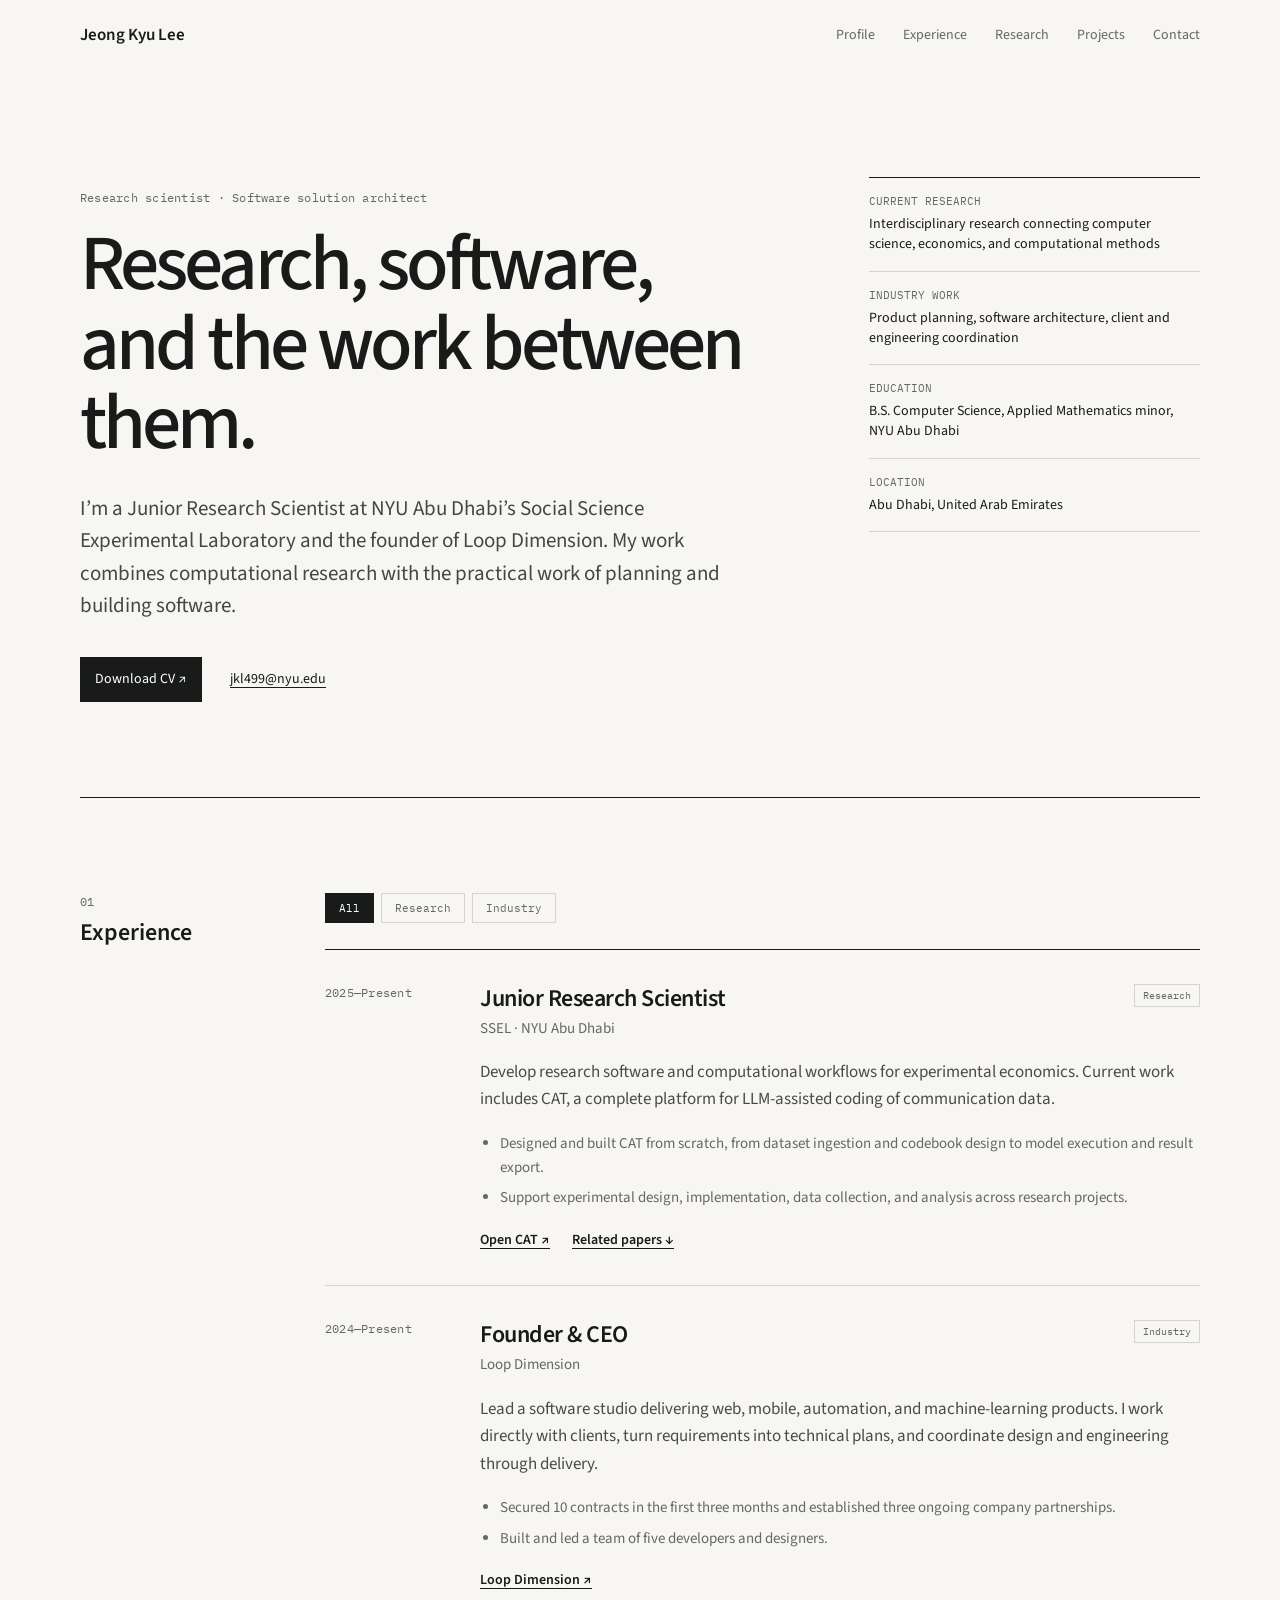
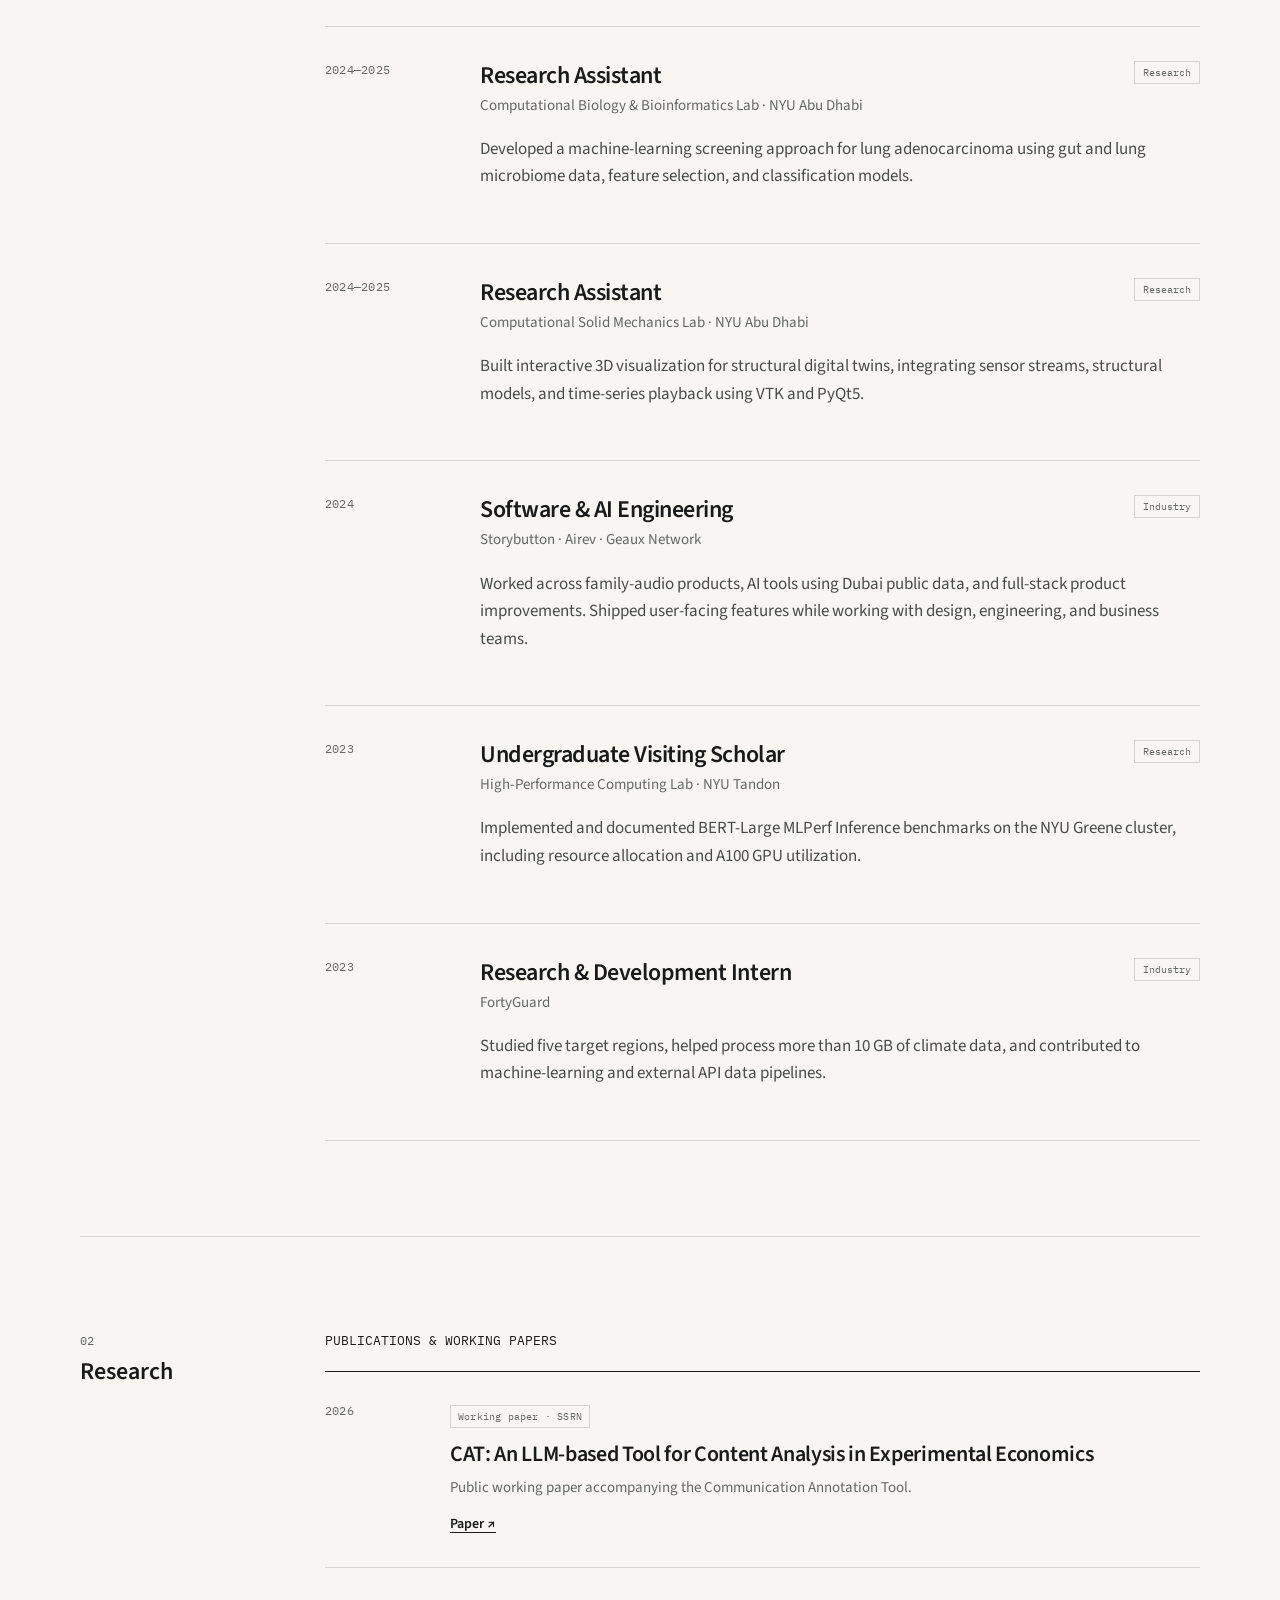
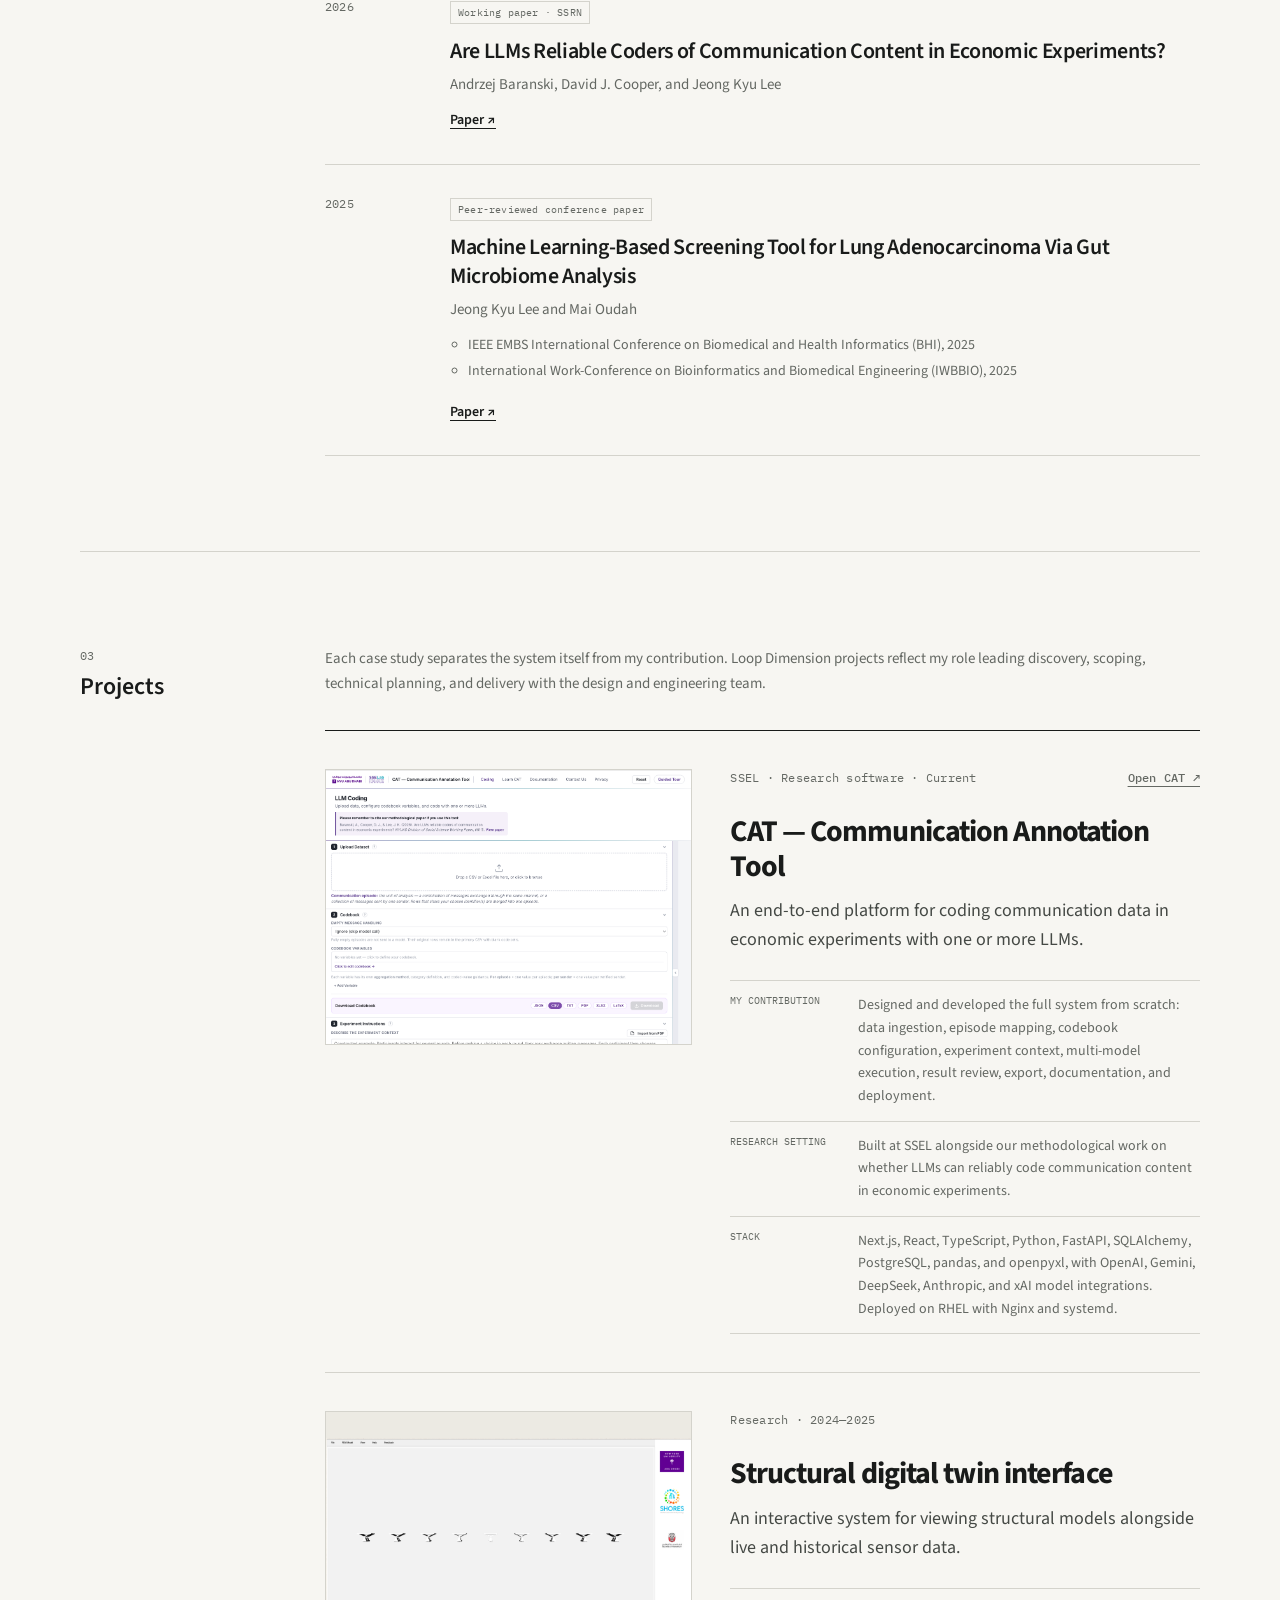
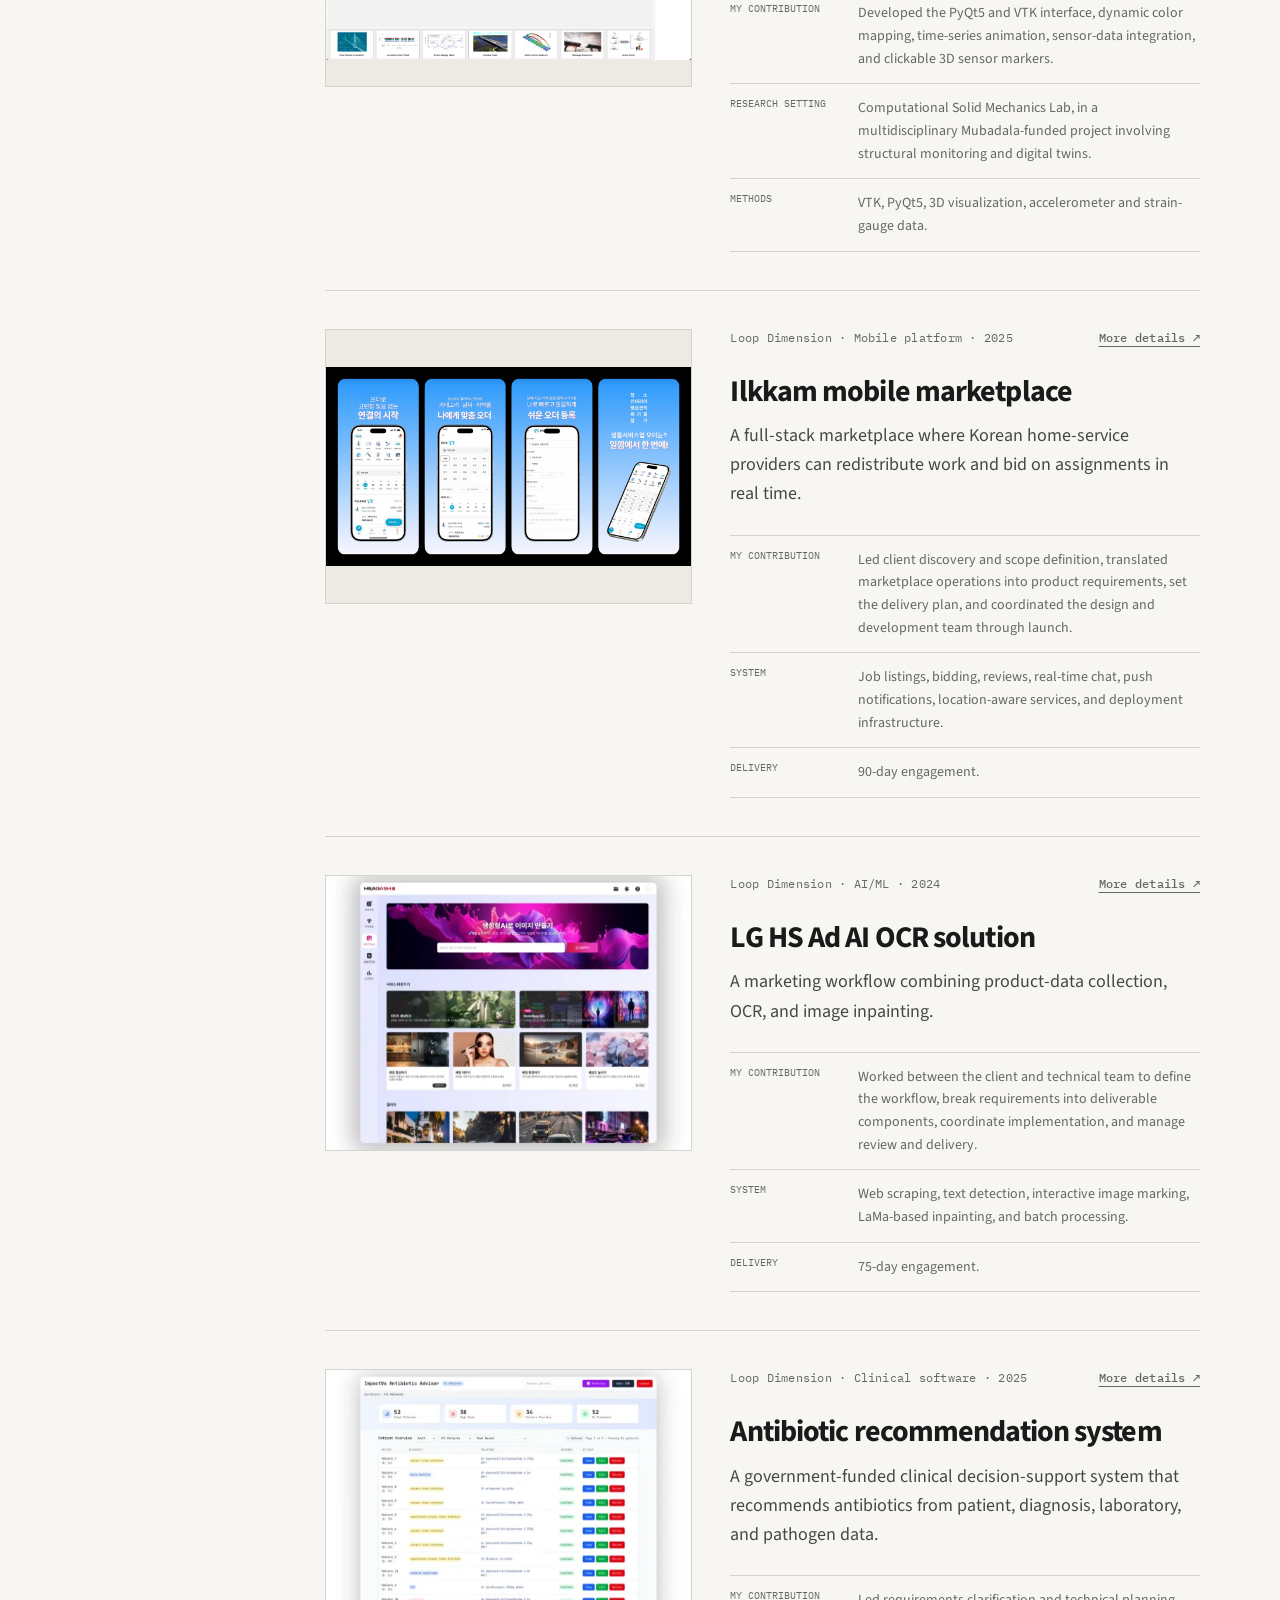
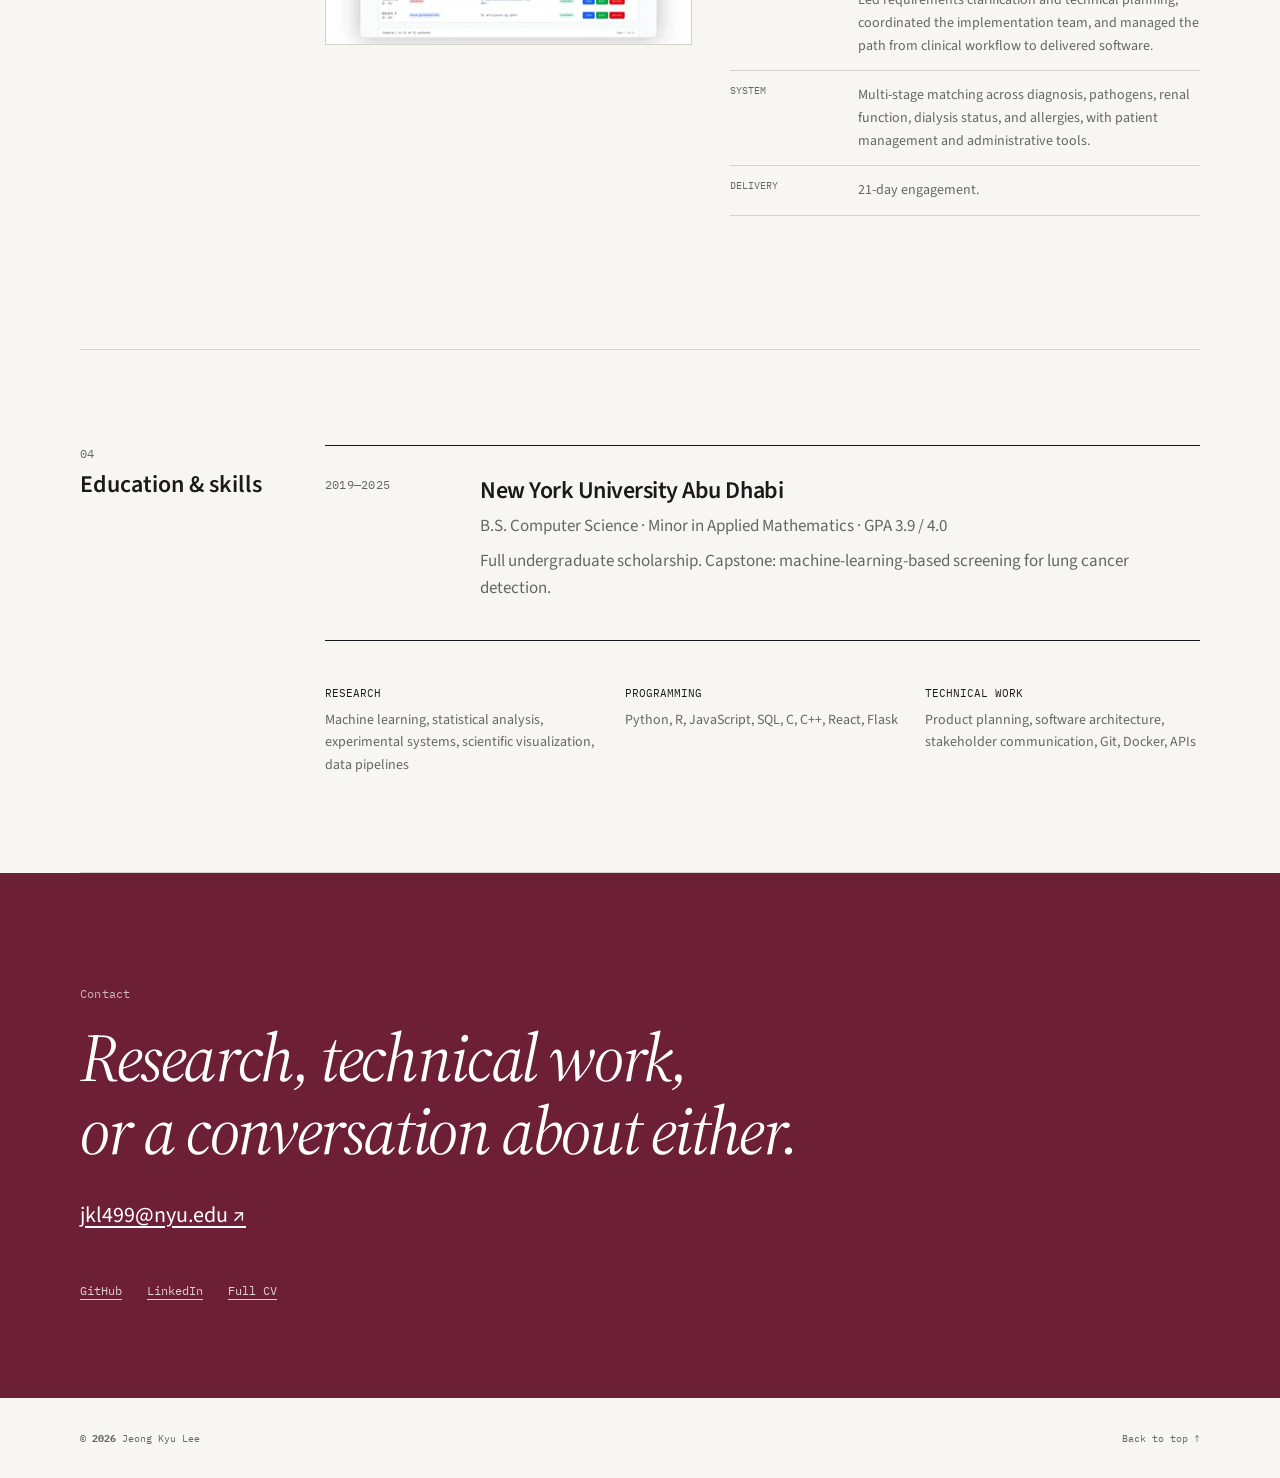
<file: index.html>
<!doctype html>
<html lang="en">
  <head>
    <meta charset="utf-8" />
    <meta name="viewport" content="width=device-width, initial-scale=1" />
    <meta
      name="description"
      content="Jeong Kyu Lee — Junior Research Scientist at SSEL and founder of Loop Dimension."
    />
    <title>Jeong Kyu Lee — Research & Industry</title>
    <link rel="stylesheet" href="style.css" />
    <script defer src="script.js"></script>
  </head>
  <body>
    <a class="skip" href="#content">Skip to content</a>
    <header class="site-header" data-header>
      <a class="name" href="#content">Jeong Kyu Lee</a>
      <button
        class="menu-button"
        data-menu
        aria-expanded="false"
        aria-label="Open navigation"
      >
        Menu
      </button>
      <nav data-nav>
        <a href="#profile">Profile</a><a href="#experience">Experience</a
        ><a href="#research">Research</a><a href="#selected-work">Projects</a
        ><a href="#contact">Contact</a>
      </nav>
    </header>

    <main id="content">
      <section class="intro wrap" id="profile">
        <div class="intro-main">
          <p class="kicker">Research scientist · Software solution architect</p>
          <h1>Research, software, and the work between them.</h1>
          <p class="summary">
            I’m a Junior Research Scientist at NYU Abu Dhabi’s Social Science
            Experimental Laboratory and the founder of Loop Dimension. My work
            combines computational research with the practical work of planning
            and building software.
          </p>
          <div class="intro-links">
            <a class="primary-link" href="Jeong Kyu CV.pdf" target="_blank"
              >Download CV ↗</a
            ><a href="mailto:jkl499@nyu.edu">jkl499@nyu.edu</a>
          </div>
        </div>
        <dl class="quick-facts">
          <div>
            <dt>Current research</dt>
            <dd>
              Interdisciplinary research connecting computer science, economics,
              and computational methods
            </dd>
          </div>
          <div>
            <dt>Industry work</dt>
            <dd>
              Product planning, software architecture, client and engineering
              coordination
            </dd>
          </div>
          <div>
            <dt>Education</dt>
            <dd>
              B.S. Computer Science, Applied Mathematics minor, NYU Abu Dhabi
            </dd>
          </div>
          <div>
            <dt>Location</dt>
            <dd>Abu Dhabi, United Arab Emirates</dd>
          </div>
        </dl>
      </section>

      <section class="cv-section wrap" id="experience">
        <div class="section-title">
          <p>01</p>
          <h2>Experience</h2>
        </div>
        <div class="section-content">
          <div class="filters" aria-label="Filter experience">
            <button class="active" data-filter="all">All</button
            ><button data-filter="research">Research</button
            ><button data-filter="industry">Industry</button>
          </div>
          <div class="timeline">
            <article class="entry" data-type="research">
              <div class="date">2025—Present</div>
              <div class="entry-body">
                <div class="entry-heading">
                  <div>
                    <h3>Junior Research Scientist</h3>
                    <p>SSEL · NYU Abu Dhabi</p>
                  </div>
                  <span>Research</span>
                </div>
                <p>
                  Develop research software and computational workflows for
                  experimental economics. Current work includes CAT, a complete
                  platform for LLM-assisted coding of communication data.
                </p>
                <ul>
                  <li>
                    Designed and built CAT from scratch, from dataset ingestion
                    and codebook design to model execution and result export.
                  </li>
                  <li>
                    Support experimental design, implementation, data
                    collection, and analysis across research projects.
                  </li>
                </ul>
                <div class="entry-links">
                  <a
                    href="https://ssel.chatkit.nyuad.nyu.edu/"
                    target="_blank"
                    rel="noopener"
                    >Open CAT ↗</a
                  ><a href="#publications">Related papers ↓</a>
                </div>
              </div>
            </article>
            <article class="entry" data-type="industry">
              <div class="date">2024—Present</div>
              <div class="entry-body">
                <div class="entry-heading">
                  <div>
                    <h3>Founder & CEO</h3>
                    <p>Loop Dimension</p>
                  </div>
                  <span>Industry</span>
                </div>
                <p>
                  Lead a software studio delivering web, mobile, automation, and
                  machine-learning products. I work directly with clients, turn
                  requirements into technical plans, and coordinate design and
                  engineering through delivery.
                </p>
                <ul>
                  <li>
                    Secured 10 contracts in the first three months and
                    established three ongoing company partnerships.
                  </li>
                  <li>
                    Built and led a team of five developers and designers.
                  </li>
                </ul>
                <div class="entry-links">
                  <a
                    href="https://www.loopdimension.com/"
                    target="_blank"
                    rel="noopener"
                    >Loop Dimension ↗</a
                  >
                </div>
              </div>
            </article>
            <article class="entry" data-type="research">
              <div class="date">2024—2025</div>
              <div class="entry-body">
                <div class="entry-heading">
                  <div>
                    <h3>Research Assistant</h3>
                    <p>
                      Computational Biology & Bioinformatics Lab · NYU Abu Dhabi
                    </p>
                  </div>
                  <span>Research</span>
                </div>
                <p>
                  Developed a machine-learning screening approach for lung
                  adenocarcinoma using gut and lung microbiome data, feature
                  selection, and classification models.
                </p>
              </div>
            </article>
            <article class="entry" data-type="research">
              <div class="date">2024—2025</div>
              <div class="entry-body">
                <div class="entry-heading">
                  <div>
                    <h3>Research Assistant</h3>
                    <p>Computational Solid Mechanics Lab · NYU Abu Dhabi</p>
                  </div>
                  <span>Research</span>
                </div>
                <p>
                  Built interactive 3D visualization for structural digital
                  twins, integrating sensor streams, structural models, and
                  time-series playback using VTK and PyQt5.
                </p>
              </div>
            </article>
            <article class="entry" data-type="industry">
              <div class="date">2024</div>
              <div class="entry-body">
                <div class="entry-heading">
                  <div>
                    <h3>Software & AI Engineering</h3>
                    <p>Storybutton · Airev · Geaux Network</p>
                  </div>
                  <span>Industry</span>
                </div>
                <p>
                  Worked across family-audio products, AI tools using Dubai
                  public data, and full-stack product improvements. Shipped
                  user-facing features while working with design, engineering,
                  and business teams.
                </p>
              </div>
            </article>
            <article class="entry" data-type="research">
              <div class="date">2023</div>
              <div class="entry-body">
                <div class="entry-heading">
                  <div>
                    <h3>Undergraduate Visiting Scholar</h3>
                    <p>High-Performance Computing Lab · NYU Tandon</p>
                  </div>
                  <span>Research</span>
                </div>
                <p>
                  Implemented and documented BERT-Large MLPerf Inference
                  benchmarks on the NYU Greene cluster, including resource
                  allocation and A100 GPU utilization.
                </p>
              </div>
            </article>
            <article class="entry" data-type="industry">
              <div class="date">2023</div>
              <div class="entry-body">
                <div class="entry-heading">
                  <div>
                    <h3>Research & Development Intern</h3>
                    <p>FortyGuard</p>
                  </div>
                  <span>Industry</span>
                </div>
                <p>
                  Studied five target regions, helped process more than 10 GB of
                  climate data, and contributed to machine-learning and external
                  API data pipelines.
                </p>
              </div>
            </article>
          </div>
        </div>
      </section>

      <section class="cv-section wrap" id="research">
        <div class="section-title">
          <p>02</p>
          <h2>Research</h2>
        </div>
        <div class="section-content" id="publications">
          <h3 class="subhead">Publications & working papers</h3>
          <ol class="publication-list">
            <li>
              <div class="pub-year">2026</div>
              <div>
                <span class="status">Working paper · SSRN</span>
                <h3>
                  CAT: An LLM-based Tool for Content Analysis in Experimental
                  Economics
                </h3>
                <p>
                  Public working paper accompanying the Communication Annotation
                  Tool.
                </p>
                <a
                  href="https://papers.ssrn.com/sol3/papers.cfm?abstract_id=7370379"
                  target="_blank"
                  rel="noopener"
                  >Paper ↗</a
                >
              </div>
            </li>
            <li>
              <div class="pub-year">2026</div>
              <div>
                <span class="status">Working paper · SSRN</span>
                <h3>
                  Are LLMs Reliable Coders of Communication Content in Economic
                  Experiments?
                </h3>
                <p>Andrzej Baranski, David J. Cooper, and Jeong Kyu Lee</p>
                <a
                  href="https://papers.ssrn.com/sol3/papers.cfm?abstract_id=7129638"
                  target="_blank"
                  rel="noopener"
                  >Paper ↗</a
                >
              </div>
            </li>
            <li>
              <div class="pub-year">2025</div>
              <div>
                <span class="status">Peer-reviewed conference paper</span>
                <h3>
                  Machine Learning-Based Screening Tool for Lung Adenocarcinoma
                  Via Gut Microbiome Analysis
                </h3>
                <p>Jeong Kyu Lee and Mai Oudah</p>
                <ul class="publication-venues">
                  <li>
                    IEEE EMBS International Conference on Biomedical and Health
                    Informatics (BHI), 2025
                  </li>
                  <li>
                    International Work-Conference on Bioinformatics and
                    Biomedical Engineering (IWBBIO), 2025
                  </li>
                </ul>
                <a
                  href="https://openreview.net/pdf?id=oYdS3Ti7IR"
                  target="_blank"
                  rel="noopener"
                  >Paper ↗</a
                >
              </div>
            </li>
          </ol>
        </div>
      </section>

      <section class="cv-section wrap" id="selected-work">
        <div class="section-title">
          <p>03</p>
          <h2>Projects</h2>
        </div>
        <div class="section-content case-list">
          <p class="projects-note">
            Each case study separates the system itself from my contribution.
            Loop Dimension projects reflect my role leading discovery, scoping,
            technical planning, and delivery with the design and engineering
            team.
          </p>

          <article class="case-study">
            <img
              class="case-visual cat-visual"
              src="images/projects/cat-interface.png"
              alt="CAT Communication Annotation Tool coding interface after analytics consent"
              loading="lazy"
            />
            <div class="case-copy">
              <div class="project-top">
                <span>SSEL · Research software · Current</span
                ><a
                  href="https://ssel.chatkit.nyuad.nyu.edu/"
                  target="_blank"
                  rel="noopener"
                  >Open CAT ↗</a
                >
              </div>
              <h3>CAT — Communication Annotation Tool</h3>
              <p class="case-summary">
                An end-to-end platform for coding communication data in economic
                experiments with one or more LLMs.
              </p>
              <dl class="contribution">
                <div>
                  <dt>My contribution</dt>
                  <dd>
                    Designed and developed the full system from scratch: data
                    ingestion, episode mapping, codebook configuration,
                    experiment context, multi-model execution, result review,
                    export, documentation, and deployment.
                  </dd>
                </div>
                <div>
                  <dt>Research setting</dt>
                  <dd>
                    Built at SSEL alongside our methodological work on whether
                    LLMs can reliably code communication content in economic
                    experiments.
                  </dd>
                </div>
                <div>
                  <dt>Stack</dt>
                  <dd>
                    Next.js, React, TypeScript, Python, FastAPI, SQLAlchemy,
                    PostgreSQL, pandas, and openpyxl, with OpenAI, Gemini,
                    DeepSeek, Anthropic, and xAI model integrations. Deployed on
                    RHEL with Nginx and systemd.
                  </dd>
                </div>
              </dl>
            </div>
          </article>

          <article class="case-study">
            <img
              class="case-visual csm-visual"
              src="images/projects/csm-digital-twin.png"
              alt="Structural digital twin interface showing the model workspace, sensor feeds, deformation analysis, damage detection, and uncertainty views"
              loading="lazy"
            />
            <div class="case-copy">
              <div class="project-top"><span>Research · 2024—2025</span></div>
              <h3>Structural digital twin interface</h3>
              <p class="case-summary">
                An interactive system for viewing structural models alongside
                live and historical sensor data.
              </p>
              <dl class="contribution">
                <div>
                  <dt>My contribution</dt>
                  <dd>
                    Developed the PyQt5 and VTK interface, dynamic color
                    mapping, time-series animation, sensor-data integration, and
                    clickable 3D sensor markers.
                  </dd>
                </div>
                <div>
                  <dt>Research setting</dt>
                  <dd>
                    Computational Solid Mechanics Lab, in a multidisciplinary
                    Mubadala-funded project involving structural monitoring and
                    digital twins.
                  </dd>
                </div>
                <div>
                  <dt>Methods</dt>
                  <dd>
                    VTK, PyQt5, 3D visualization, accelerometer and strain-gauge
                    data.
                  </dd>
                </div>
              </dl>
            </div>
          </article>

          <article class="case-study">
            <img
              class="case-visual"
              src="images/projects/ilkkam.webp"
              alt="Ilkkam mobile marketplace screens"
              loading="lazy"
            />
            <div class="case-copy">
              <div class="project-top">
                <span>Loop Dimension · Mobile platform · 2025</span
                ><a
                  href="https://www.loopdimension.com/work/ilkkam-mobile-application"
                  target="_blank"
                  rel="noopener"
                  >More details ↗</a
                >
              </div>
              <h3>Ilkkam mobile marketplace</h3>
              <p class="case-summary">
                A full-stack marketplace where Korean home-service providers can
                redistribute work and bid on assignments in real time.
              </p>
              <dl class="contribution">
                <div>
                  <dt>My contribution</dt>
                  <dd>
                    Led client discovery and scope definition, translated
                    marketplace operations into product requirements, set the
                    delivery plan, and coordinated the design and development
                    team through launch.
                  </dd>
                </div>
                <div>
                  <dt>System</dt>
                  <dd>
                    Job listings, bidding, reviews, real-time chat, push
                    notifications, location-aware services, and deployment
                    infrastructure.
                  </dd>
                </div>
                <div>
                  <dt>Delivery</dt>
                  <dd>90-day engagement.</dd>
                </div>
              </dl>
            </div>
          </article>

          <article class="case-study">
            <div class="case-visual zoom-frame">
              <img
                src="images/projects/lg-hsad-ocr.webp"
                alt="LG HS Ad image processing and OCR interface"
                loading="lazy"
              />
            </div>
            <div class="case-copy">
              <div class="project-top">
                <span>Loop Dimension · AI/ML · 2024</span
                ><a
                  href="https://www.loopdimension.com/work/lg-hs-ad-ai-ocr-solution"
                  target="_blank"
                  rel="noopener"
                  >More details ↗</a
                >
              </div>
              <h3>LG HS Ad AI OCR solution</h3>
              <p class="case-summary">
                A marketing workflow combining product-data collection, OCR, and
                image inpainting.
              </p>
              <dl class="contribution">
                <div>
                  <dt>My contribution</dt>
                  <dd>
                    Worked between the client and technical team to define the
                    workflow, break requirements into deliverable components,
                    coordinate implementation, and manage review and delivery.
                  </dd>
                </div>
                <div>
                  <dt>System</dt>
                  <dd>
                    Web scraping, text detection, interactive image marking,
                    LaMa-based inpainting, and batch processing.
                  </dd>
                </div>
                <div>
                  <dt>Delivery</dt>
                  <dd>75-day engagement.</dd>
                </div>
              </dl>
            </div>
          </article>

          <article class="case-study">
            <div class="case-visual zoom-frame">
              <img
                src="images/projects/antibiotic-system.webp"
                alt="Clinical antibiotic recommendation software interface"
                loading="lazy"
              />
            </div>
            <div class="case-copy">
              <div class="project-top">
                <span>Loop Dimension · Clinical software · 2025</span
                ><a
                  href="https://www.loopdimension.com/work/antibiotic-recommendation-system"
                  target="_blank"
                  rel="noopener"
                  >More details ↗</a
                >
              </div>
              <h3>Antibiotic recommendation system</h3>
              <p class="case-summary">
                A government-funded clinical decision-support system that
                recommends antibiotics from patient, diagnosis, laboratory, and
                pathogen data.
              </p>
              <dl class="contribution">
                <div>
                  <dt>My contribution</dt>
                  <dd>
                    Led requirements clarification and technical planning,
                    coordinated the implementation team, and managed the path
                    from clinical workflow to delivered software.
                  </dd>
                </div>
                <div>
                  <dt>System</dt>
                  <dd>
                    Multi-stage matching across diagnosis, pathogens, renal
                    function, dialysis status, and allergies, with patient
                    management and administrative tools.
                  </dd>
                </div>
                <div>
                  <dt>Delivery</dt>
                  <dd>21-day engagement.</dd>
                </div>
              </dl>
            </div>
          </article>
        </div>
      </section>

      <section class="cv-section wrap" id="education">
        <div class="section-title">
          <p>04</p>
          <h2>Education & skills</h2>
        </div>
        <div class="section-content">
          <div class="education">
            <div class="date">2019—2025</div>
            <div>
              <h3>New York University Abu Dhabi</h3>
              <p>
                B.S. Computer Science · Minor in Applied Mathematics · GPA 3.9 /
                4.0
              </p>
              <p>
                Full undergraduate scholarship. Capstone: machine-learning-based
                screening for lung cancer detection.
              </p>
            </div>
          </div>
          <dl class="skills">
            <div>
              <dt>Research</dt>
              <dd>
                Machine learning, statistical analysis, experimental systems,
                scientific visualization, data pipelines
              </dd>
            </div>
            <div>
              <dt>Programming</dt>
              <dd>Python, R, JavaScript, SQL, C, C++, React, Flask</dd>
            </div>
            <div>
              <dt>Technical work</dt>
              <dd>
                Product planning, software architecture, stakeholder
                communication, Git, Docker, APIs
              </dd>
            </div>
          </dl>
        </div>
      </section>

      <section class="contact" id="contact">
        <div class="wrap">
          <p class="kicker">Contact</p>
          <h2>
            Research, technical work,<br />or a conversation about either.
          </h2>
          <a class="contact-email" href="mailto:jkl499@nyu.edu"
            >jkl499@nyu.edu ↗</a
          >
          <div class="social">
            <a href="https://github.com/jeongk31" target="_blank">GitHub</a
            ><a
              href="https://www.linkedin.com/in/jeong-kyu-lee-817803233/"
              target="_blank"
              >LinkedIn</a
            ><a href="Jeong Kyu CV.pdf" target="_blank">Full CV</a>
          </div>
        </div>
      </section>
    </main>
    <footer class="wrap">
      <span>© <b data-year></b> Jeong Kyu Lee</span
      ><a href="#content">Back to top ↑</a>
    </footer>
  </body>
</html>
</file>
<file: style.css>
@import url("https://fonts.googleapis.com/css2?family=IBM+Plex+Mono:wght@400;500&family=Source+Sans+3:wght@400;500;600&family=Source+Serif+4:ital,wght@1,500&display=swap");
:root {
  --bg: #f7f6f2;
  --card: #fff;
  --ink: #191b1a;
  --muted: #646863;
  --line: #d4d3cc;
  --soft: #eceae3;
  --accent: #6d2035;
  --wrap: min(1120px, calc(100vw - 48px));
  --sans: "Source Sans 3", Arial, sans-serif;
  --mono: "IBM Plex Mono", monospace;
  --serif: "Source Serif 4", Georgia, serif;
}
* {
  box-sizing: border-box;
}
html {
  scroll-behavior: smooth;
}
body {
  margin: 0;
  background: var(--bg);
  color: var(--ink);
  font: 17px/1.62 var(--sans);
  -webkit-font-smoothing: antialiased;
}
a {
  color: inherit;
  text-underline-offset: 4px;
}
.wrap {
  width: var(--wrap);
  margin: auto;
}
.skip {
  position: fixed;
  top: -80px;
  left: 12px;
  z-index: 100;
  background: var(--ink);
  color: #fff;
  padding: 9px 13px;
}
.skip:focus {
  top: 12px;
}
.site-header {
  height: 72px;
  padding-inline: max(24px, calc((100vw - 1120px) / 2));
  position: sticky;
  top: 0;
  z-index: 20;
  display: flex;
  align-items: center;
  justify-content: space-between;
  border-bottom: 1px solid transparent;
  transition: 0.2s;
}
.site-header.scrolled {
  background: #f7f6f2f2;
  border-color: var(--line);
  backdrop-filter: blur(12px);
}
.name {
  font-weight: 600;
  text-decoration: none;
}
.site-header nav {
  display: flex;
  gap: 28px;
}
.site-header nav a {
  color: var(--muted);
  font-size: 14px;
  text-decoration: none;
}
.site-header nav a:hover {
  color: var(--ink);
}
.menu-button {
  display: none;
  border: 1px solid var(--line);
  background: transparent;
  padding: 7px 10px;
}
.kicker,
.date,
.pub-year,
.status,
.project-top,
.section-title > p {
  font: 12px/1.5 var(--mono);
  letter-spacing: 0.02em;
  color: var(--muted);
}
.intro {
  display: grid;
  grid-template-columns: minmax(0, 1.5fr) minmax(280px, 0.75fr);
  gap: 10vw;
  padding: 105px 0 95px;
  border-bottom: 1px solid var(--ink);
}
.intro h1 {
  max-width: 760px;
  margin: 18px 0 28px;
  font-size: clamp(49px, 6.4vw, 78px);
  line-height: 1.02;
  letter-spacing: -0.05em;
  font-weight: 500;
}
.summary {
  max-width: 690px;
  margin: 0;
  color: #444844;
  font-size: 21px;
  line-height: 1.55;
}
.intro-links {
  display: flex;
  align-items: center;
  gap: 28px;
  margin-top: 35px;
  font-size: 14px;
}
.primary-link {
  padding: 11px 15px;
  background: var(--ink);
  color: #fff;
  text-decoration: none;
}
.quick-facts {
  margin: 0;
  border-top: 1px solid var(--ink);
}
.quick-facts div {
  padding: 16px 0;
  border-bottom: 1px solid var(--line);
}
.quick-facts dt {
  font: 11px var(--mono);
  text-transform: uppercase;
  color: var(--muted);
}
.quick-facts dd {
  margin: 6px 0 0;
  font-size: 14px;
  line-height: 1.45;
}
.cv-section {
  display: grid;
  grid-template-columns: 190px 1fr;
  gap: 55px;
  padding: 95px 0;
  border-bottom: 1px solid var(--line);
  scroll-margin-top: 70px;
}
.section-title {
  align-self: start;
  position: sticky;
  top: 105px;
}
.section-title > p {
  margin: 0 0 8px;
}
.section-title h2 {
  margin: 0;
  font-size: 24px;
  line-height: 1.2;
  font-weight: 600;
}
.filters {
  display: flex;
  gap: 7px;
  margin-bottom: 26px;
}
.filters button {
  border: 1px solid var(--line);
  background: transparent;
  padding: 7px 13px;
  color: var(--muted);
  font: 11px var(--mono);
  cursor: pointer;
}
.filters button.active,
.filters button:hover {
  background: var(--ink);
  border-color: var(--ink);
  color: white;
}
.timeline {
  border-top: 1px solid var(--ink);
}
.entry {
  display: grid;
  grid-template-columns: 125px 1fr;
  gap: 30px;
  padding: 34px 0;
  border-bottom: 1px solid var(--line);
}
.entry[hidden] {
  display: none;
}
.entry-body {
  min-width: 0;
}
.entry-heading {
  display: flex;
  align-items: flex-start;
  justify-content: space-between;
  gap: 20px;
}
.entry h3,
.education h3 {
  margin: 0;
  font-size: 24px;
  line-height: 1.25;
  font-weight: 600;
  letter-spacing: -0.02em;
}
.entry-heading p {
  margin: 3px 0 0;
  color: var(--muted);
  font-size: 15px;
}
.entry-heading > span {
  flex: none;
  border: 1px solid var(--line);
  padding: 4px 8px;
  color: var(--muted);
  font: 10px var(--mono);
}
.entry-body > p {
  max-width: 730px;
  margin: 18px 0;
  color: #484c48;
}
.entry ul {
  margin: 13px 0;
  padding-left: 20px;
  color: var(--muted);
  font-size: 15px;
}
.entry li {
  margin: 6px 0;
}
.entry-links {
  display: flex;
  gap: 22px;
  margin-top: 18px;
}
.entry-links a,
.publication-list a {
  font-size: 14px;
  font-weight: 600;
}
.subhead {
  margin: 0 0 22px;
  font: 13px var(--mono);
  text-transform: uppercase;
}
.publication-list {
  margin: 0;
  padding: 0;
  border-top: 1px solid var(--ink);
  list-style: none;
}
.publication-list li {
  display: grid;
  grid-template-columns: 100px 1fr;
  gap: 25px;
  padding: 30px 0;
  border-bottom: 1px solid var(--line);
}
.publication-list h3 {
  max-width: 750px;
  margin: 11px 0 7px;
  font-size: 22px;
  line-height: 1.32;
  font-weight: 600;
  letter-spacing: -0.015em;
}
.publication-list p {
  max-width: 720px;
  margin: 0 0 9px;
  color: var(--muted);
  font-size: 15px;
}
.publication-venues {
  margin: 8px 0 13px;
  padding-left: 18px;
  color: var(--muted);
  font-size: 14px;
}
.publication-venues li {
  display: list-item;
  padding: 2px 0;
  border: 0;
}
.status {
  display: inline-block;
  padding: 3px 7px;
  border: 1px solid var(--line);
  font-size: 10px;
}
.project-top {
  display: flex;
  justify-content: space-between;
  gap: 15px;
}
.project-top a {
  font-weight: 500;
}
.projects-note {
  max-width: none;
  margin: 0 0 34px;
  color: var(--muted);
  font-size: 15px;
}
.case-list {
  min-width: 0;
}
.case-study {
  display: grid;
  grid-template-columns: minmax(280px, 0.9fr) minmax(0, 1.15fr);
  gap: 38px;
  padding: 38px 0;
  border-top: 1px solid var(--line);
}
.case-study:first-of-type {
  border-top-color: var(--ink);
}
.case-visual {
  width: 100%;
  aspect-ratio: 4 / 3;
  object-fit: contain;
  border: 1px solid var(--line);
  background: var(--soft);
}
.zoom-frame {
  overflow: hidden;
}
.zoom-frame img {
  width: 100%;
  height: 100%;
  display: block;
  object-fit: cover;
  object-position: center;
  transform: scale(1.42);
}
.cat-visual {
  object-fit: cover;
  object-position: center top;
}
.case-copy h3 {
  margin: 28px 0 12px;
  font-size: 30px;
  line-height: 1.15;
  letter-spacing: -0.03em;
}
.case-summary {
  max-width: 650px;
  margin: 0 0 26px;
  color: #454945;
  font-size: 18px;
}
.contribution {
  margin: 0;
  border-top: 1px solid var(--line);
}
.contribution > div {
  display: grid;
  grid-template-columns: 110px 1fr;
  gap: 18px;
  padding: 13px 0;
  border-bottom: 1px solid var(--line);
}
.contribution dt {
  color: var(--muted);
  font: 10px var(--mono);
  text-transform: uppercase;
}
.contribution dd {
  margin: 0;
  color: var(--muted);
  font-size: 14px;
}
.education {
  display: grid;
  grid-template-columns: 125px 1fr;
  gap: 30px;
  padding: 30px 0;
  border-block: 1px solid var(--ink);
}
.education p {
  margin: 7px 0;
  color: var(--muted);
}
.skills {
  display: grid;
  grid-template-columns: repeat(3, 1fr);
  gap: 25px;
  margin: 45px 0 0;
}
.skills dt {
  font: 11px var(--mono);
  text-transform: uppercase;
}
.skills dd {
  margin: 9px 0 0;
  color: var(--muted);
  font-size: 14px;
}
.contact {
  padding: 100px 0;
  background: var(--accent);
  color: #fff;
}
.contact h2 {
  max-width: 850px;
  margin: 18px 0 30px;
  font: italic clamp(42px, 5.5vw, 68px) / 1.08 var(--serif);
  letter-spacing: -0.035em;
}
.contact .kicker {
  color: #ffffffaa;
}
.contact-email {
  font-size: 22px;
}
.social {
  display: flex;
  gap: 25px;
  margin-top: 50px;
}
.social a {
  color: #ffffffc8;
  font: 12px var(--mono);
}
body > footer {
  height: 80px;
  display: flex;
  align-items: center;
  justify-content: space-between;
  color: var(--muted);
  font: 10px var(--mono);
}
body > footer a {
  text-decoration: none;
}
@media (max-width: 800px) {
  :root {
    --wrap: calc(100vw - 32px);
  }
  .site-header {
    height: 64px;
    padding-inline: 16px;
  }
  .menu-button {
    display: block;
  }
  .site-header nav {
    display: none;
    position: fixed;
    top: 64px;
    left: 0;
    right: 0;
    padding: 20px 16px 28px;
    background: var(--bg);
    border-bottom: 1px solid var(--ink);
    flex-direction: column;
    gap: 16px;
  }
  .site-header nav.open {
    display: flex;
  }
  .site-header nav a {
    font-size: 17px;
  }
  .intro {
    grid-template-columns: 1fr;
    gap: 55px;
    padding: 70px 0;
  }
  .cv-section {
    grid-template-columns: 1fr;
    gap: 32px;
    padding: 70px 0;
  }
  .section-title {
    position: static;
    display: flex;
    gap: 12px;
    align-items: baseline;
  }
  .section-title h2 {
    font-size: 28px;
  }
  .case-study {
    grid-template-columns: 1fr;
  }
  .skills {
    grid-template-columns: 1fr;
  }
}
@media (max-width: 560px) {
  body {
    font-size: 16px;
  }
  .intro h1 {
    font-size: 45px;
  }
  .summary {
    font-size: 18px;
  }
  .intro-links {
    align-items: flex-start;
    flex-direction: column;
    gap: 16px;
  }
  .entry,
  .publication-list li,
  .education {
    grid-template-columns: 1fr;
    gap: 12px;
  }
  .entry-heading {
    flex-direction: column;
  }
  .entry-heading > span {
    order: -1;
  }
  .filters {
    overflow: auto;
  }
  .contribution > div {
    grid-template-columns: 1fr;
    gap: 5px;
  }
  .contact {
    padding: 75px 0;
  }
  .social {
    flex-direction: column;
    gap: 12px;
  }
}
@media (prefers-reduced-motion: reduce) {
  html {
    scroll-behavior: auto;
  }
  * {
    transition: none !important;
  }
}
</file>
